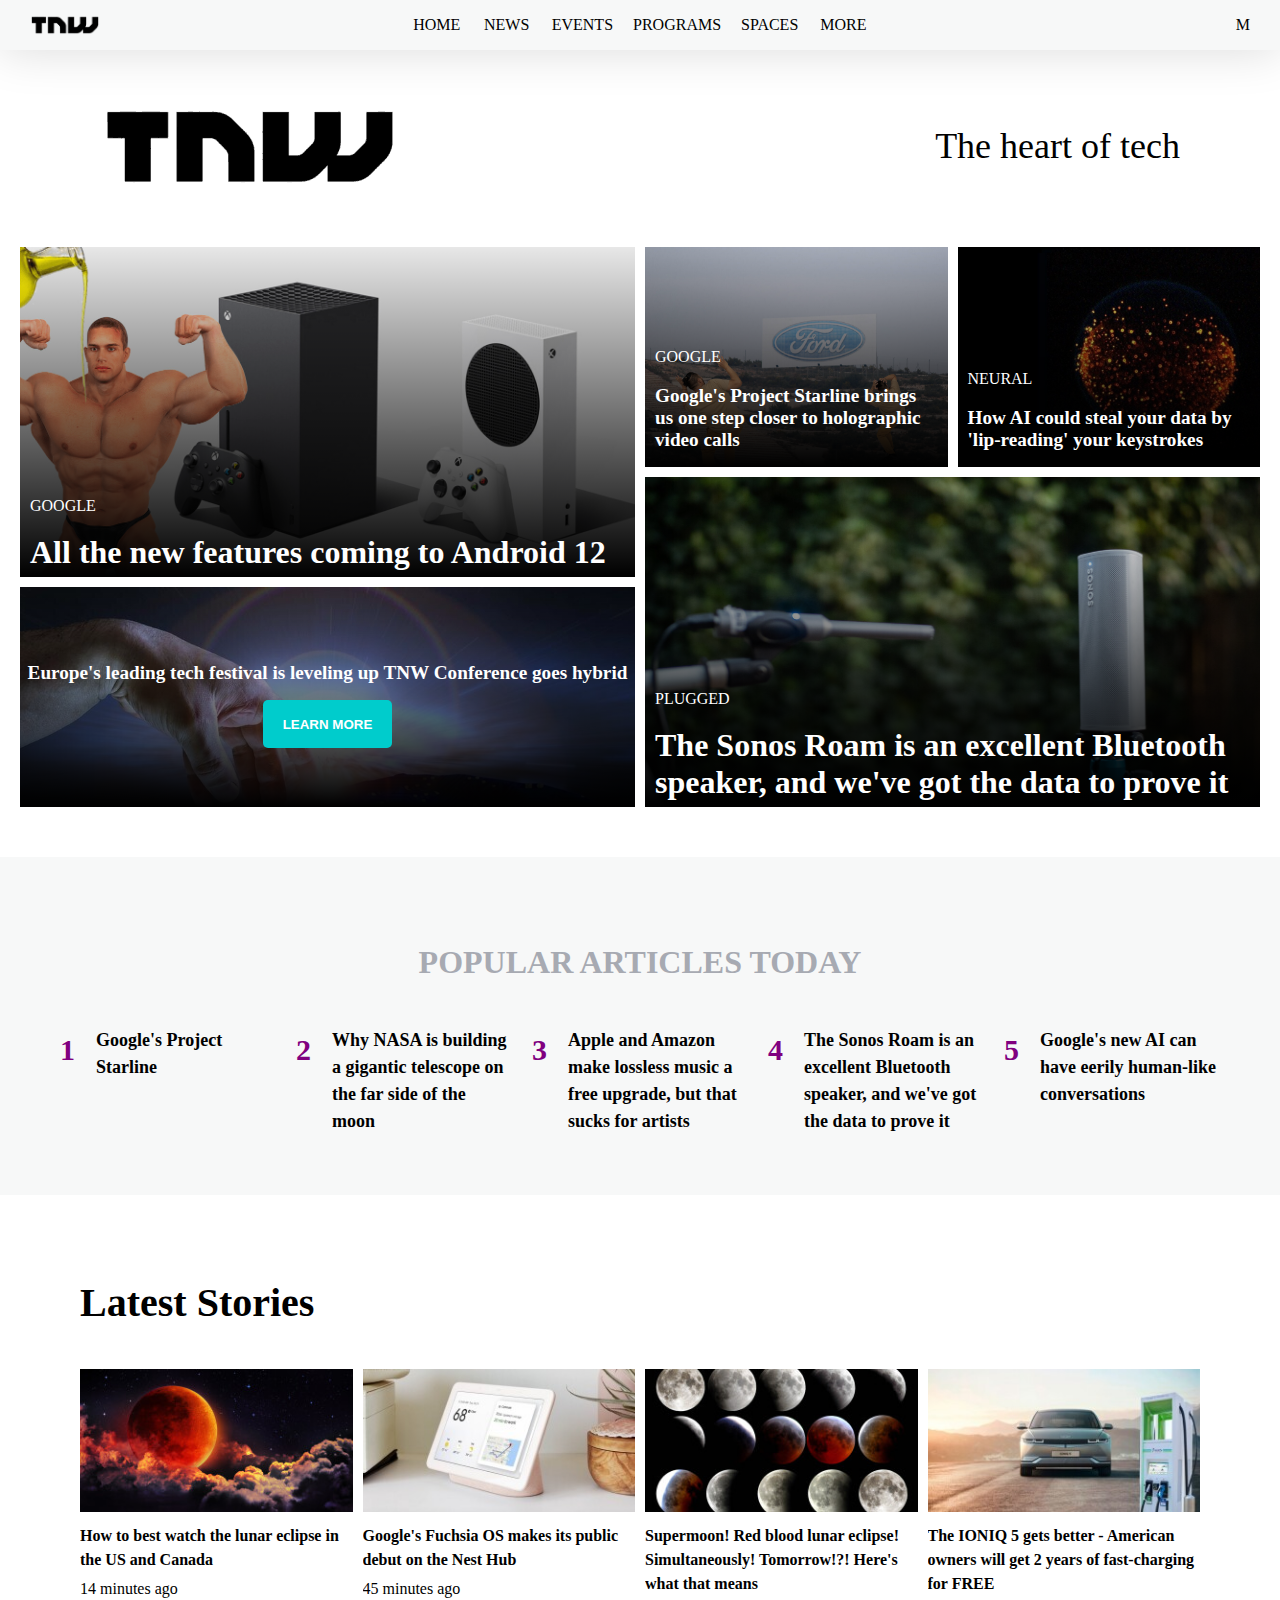
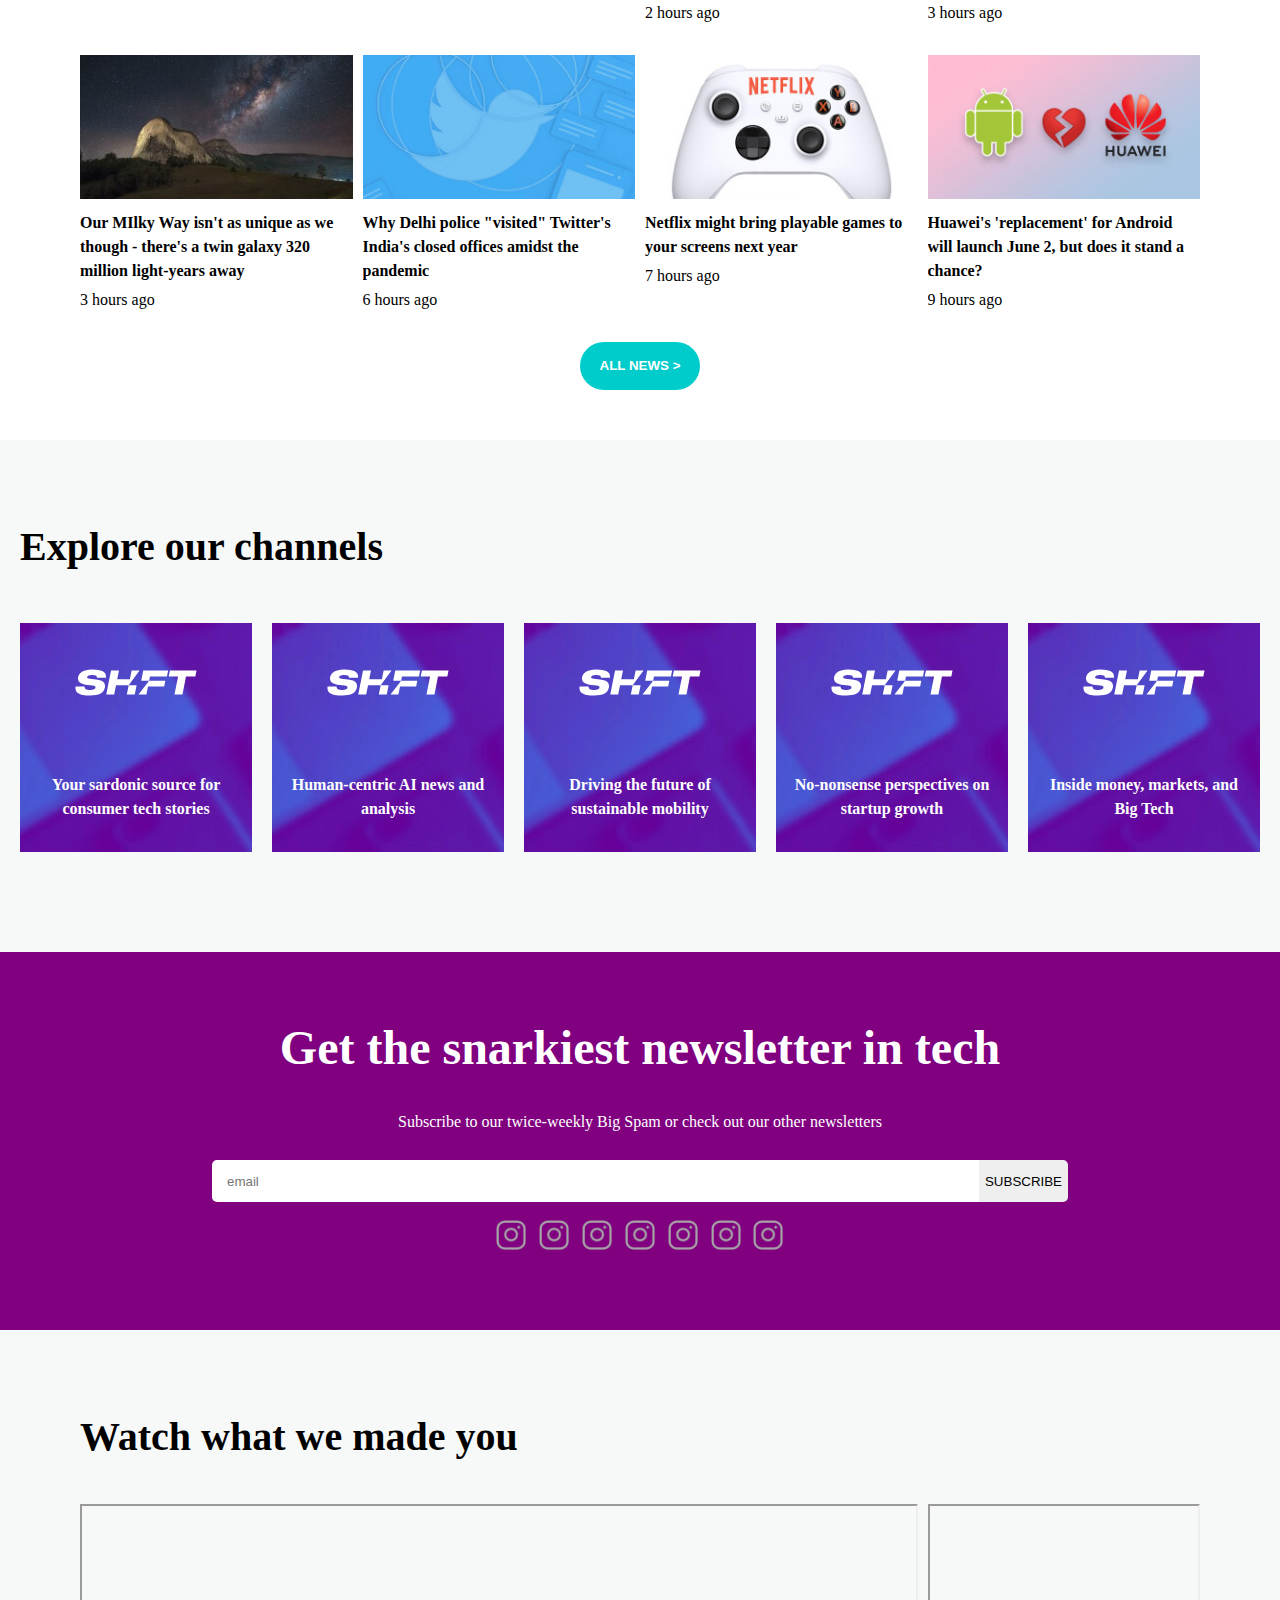
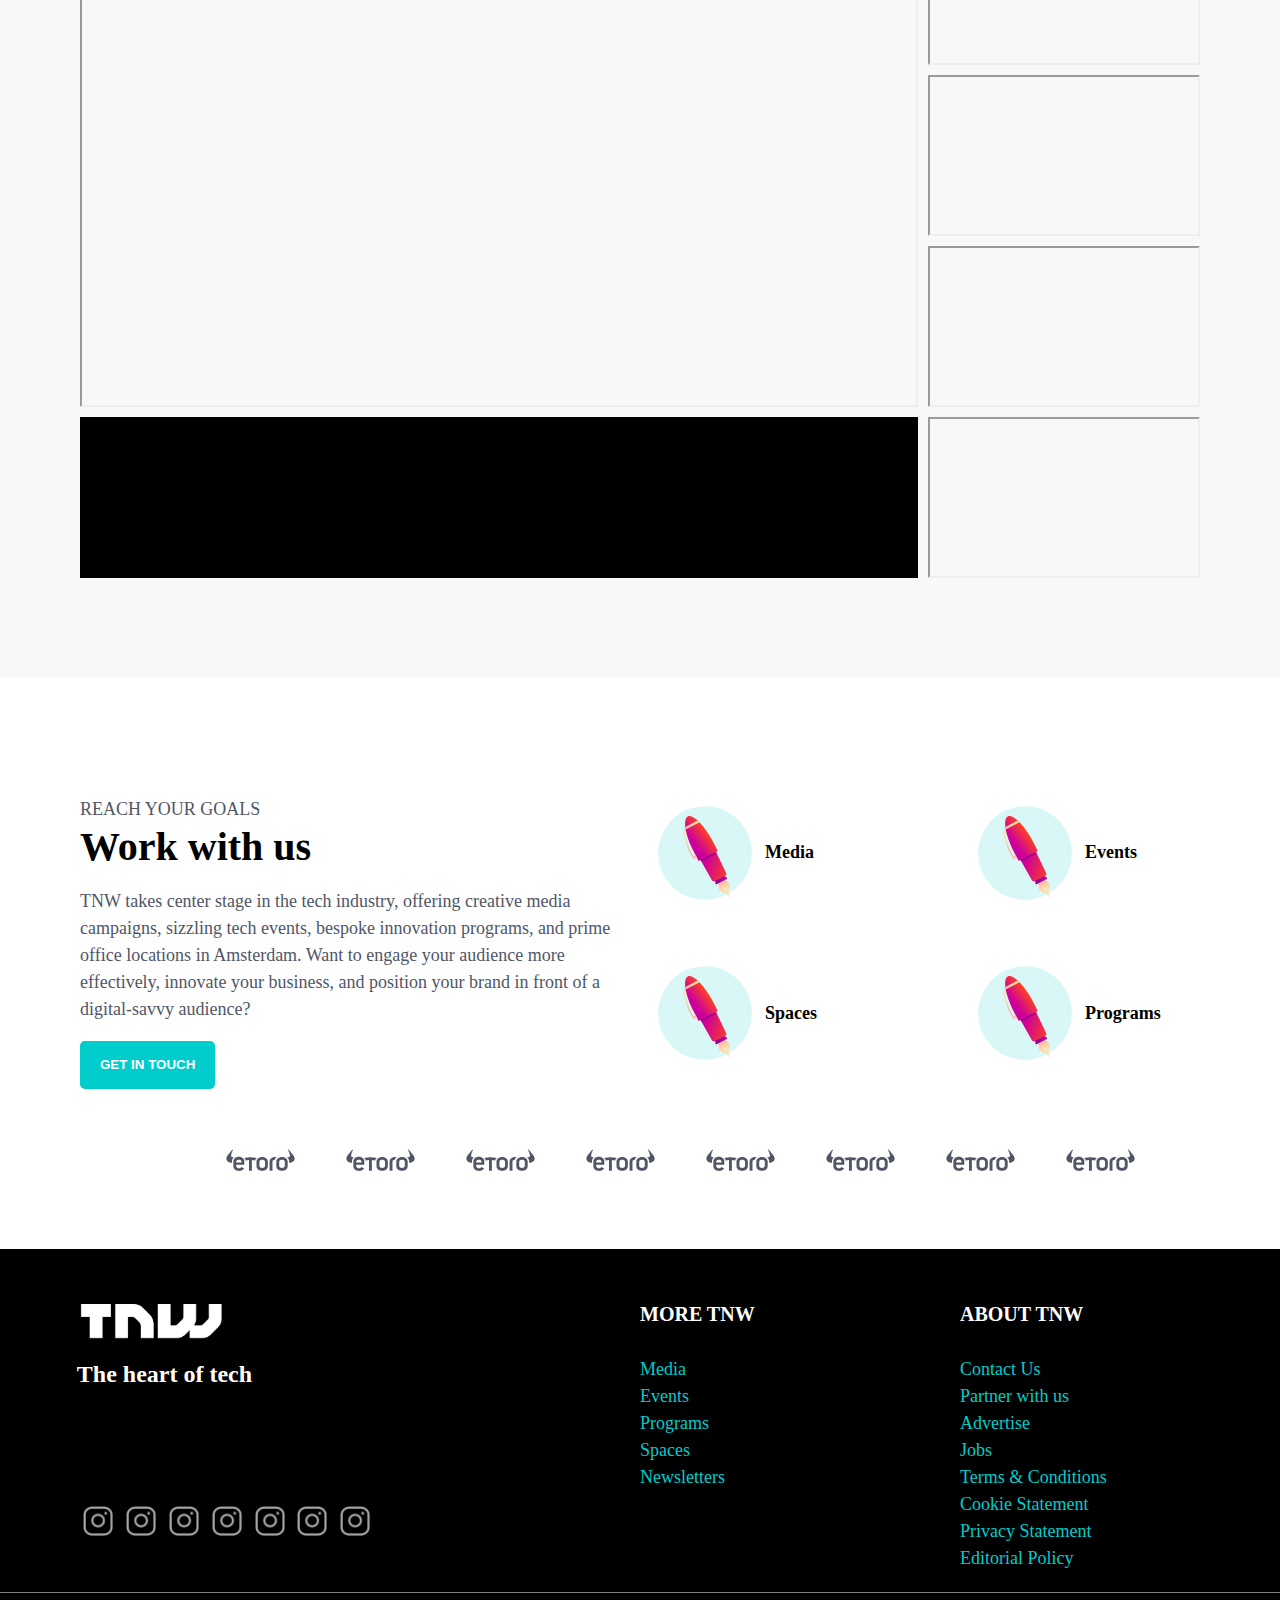
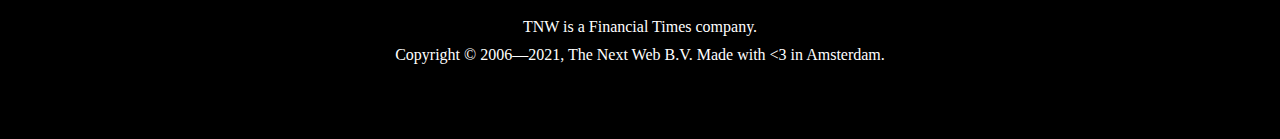
<file: index.html>
<!DOCTYPE html>
<html>
<head>
  <link rel="stylesheet" href="nextWeb.css">
<title>
</title>
<meta charset="UTF-8"/>
</head>
<body>
  <div class="nav">
      <div><img src="blackLogo.png"></div>
      <div>HOME</div>
      <div>NEWS</div>
      <div>EVENTS</div>
      <div>PROGRAMS</div>
      <div>SPACES</div>
      <div>MORE</div>
      <div>M</div>
  </div>
<div class="head">
  <img src="blackLogo.png">
  <h1>The heart of tech</h1>
</div>
  <section class="heartOfTech">
    <div class="a" style="background-image: linear-gradient(180deg,transparent 0,#000), url('image1.jpeg')">
      <header>
      <p class="white">GOOGLE</p>
      <h2 class="white big">All the new features coming to Android 12</h2>
      </header>
    </div>
    <div class="b" style="background-image: linear-gradient(180deg,transparent 0,#000), url('image2.jpeg')">
      <header>
      <p class="white">GOOGLE</p>
      <h2 class="white small">Google's Project Starline brings us one step closer to holographic video calls</h2>
      </header>
    </div>
    <div class="c" style="background-image: linear-gradient(180deg,transparent 0,#000), url('image3.jpeg')">
      <header>
      <p class="white">NEURAL</p>
      <h2 class="white small">How AI could steal your data by 'lip-reading' your keystrokes</h2>
      </header>
    </div>
    <div class="d tech" style="background-image: linear-gradient(180deg,transparent 0,#000), url('image4.jpeg')">
      <h2 class="white small">Europe's leading tech festival is leveling up TNW Conference goes hybrid</h2>
      <button>LEARN MORE</button>
    </div>
    <div class="e" style="background-image: linear-gradient(180deg,transparent 0,#000), url('sonos.jpeg')">
      <header>
      <p class="white">PLUGGED</p>
      <h2 class="white big">The Sonos Roam is an excellent Bluetooth speaker, and we've got the data to prove it</h2>
      </header>
    </div>
  </section>
  <section class="articles">
    <h2 class="popArticles">POPULAR ARTICLES TODAY</h3>
    <div>1</div>
    <div>Google's Project Starline</div>
    <div>2</div>
    <div>Why NASA is building a gigantic telescope on the far side of the moon</div>
    <div>3</div>
    <div>Apple and Amazon make lossless music a free upgrade, but that sucks for artists</div>
    <div>4</div>
    <div>The Sonos Roam is an excellent Bluetooth speaker, and we've got the data to prove it</div>
    <div>5</div>
    <div>Google's new AI can have eerily human-like conversations</div>
  </section>
  <section class="stories">
    <h2 class="sectionHeader">Latest Stories</h2>
    <div class="storyCard">
      <img src="story1.jpeg">
      <p class="bold">How to best watch the lunar eclipse in the US and Canada</p>
      <p class="timeStamp">14 minutes ago</p>
    </div>
    <div class="storyCard">
      <img src="story2.jpeg">
      <p class="bold">Google's Fuchsia OS makes its public debut on the Nest Hub</p>
      <p class="timeStamp">45 minutes ago</p>
    </div>
    <div class="storyCard">
      <img src="story3.jpeg">
      <p class="bold">Supermoon! Red blood lunar eclipse! Simultaneously! Tomorrow!?! Here's what that means</p>
      <p class="timeStamp">2 hours ago</p>
    </div>
    <div class="storyCard">
      <img src="story4.jpeg">
      <p class="bold">The IONIQ 5 gets better - American owners will get 2 years of fast-charging for FREE</p>
      <p class="timeStamp">3 hours ago</p>
    </div>
    <div class="storyCard">
      <img src="story5.jpeg">
      <p class="bold">Our MIlky Way isn't as unique as we though - there's a twin galaxy 320 million light-years away</p>
      <p class="timeStamp">3 hours ago</p>
    </div>
    <div class="storyCard">
      <img src="story6.png">
      <p class="bold">Why Delhi police "visited" Twitter's India's closed offices amidst the pandemic</p>
      <p class="timeStamp">6 hours ago</p>
    </div>
    <div class="storyCard">
      <img src="story7.jpeg">
      <p class="bold">Netflix might bring playable games to your screens next year</p>
      <p class="timeStamp">7 hours ago</p>
    </div>
    <div class="storyCard">
      <img src="story8.jpeg">
      <p class="bold">Huawei's 'replacement' for Android will launch June 2, but does it stand a chance?</p>
      <p class="timeStamp">9 hours ago</p>
    </div>
    <button>ALL NEWS ></button>
  </section>
  <section class="explore">
    <h2 class="sectionHeader">Explore our channels</h2>
    <div><img src="shift.svg"><p>Your sardonic source for consumer tech stories</p></div>
    <div><img src="shift.svg"><p>Human-centric AI news and analysis</p></div>
    <div><img src="shift.svg"><p>Driving the future of sustainable mobility</p></div>
    <div><img src="shift.svg"><p>No-nonsense perspectives on startup growth</p></div>
    <div><img src="shift.svg"><p>Inside money, markets, and Big Tech</p></div>
  </section>
  <section class="subscribe">
    <h3 class="white">Get the snarkiest newsletter in tech</h2>
    <p class="white">Subscribe to our twice-weekly Big Spam or check out our other newsletters</p>
    <div class="email"><input type="email" placeholder="email"> <input type="submit" value="SUBSCRIBE"></div>
    <div class="socials">
      <ul>
        <li><img class="icon" src="icon.webp"></li>
        <li><img class="icon" src="icon.webp"></li>
        <li><img class="icon" src="icon.webp"></li>
        <li><img class="icon" src="icon.webp"></li>
        <li><img class="icon" src="icon.webp"></li>
        <li><img class="icon" src="icon.webp"></li>
        <li><img class="icon" src="icon.webp"></li>
      </ul>
    </div>
  </section>
  <section class="watch">
    <h2>Watch what we made you</h2>
    <div class="a"><iframe src="https://www.youtube.com/embed/UAu4d0K99Vc"></iframe></div>
    <div class="b"><iframe src="https://www.youtube.com/embed/UAu4d0K99Vc"></iframe></div>
    <div class="c"><iframe src="https://www.youtube.com/embed/UAu4d0K99Vc"></iframe></div>
    <div class="d"><iframe src="https://www.youtube.com/embed/UAu4d0K99Vc"></iframe></div>
    <div class="e"><iframe src="https://www.youtube.com/embed/UAu4d0K99Vc"></iframe></div>
    <div class="f"></div>
  </section>
  <section class="work">
    <div class="a">
      <p>REACH YOUR GOALS</p>
      <h2>Work with us</h2>
      <p>TNW takes center stage in the tech industry, offering creative media campaigns,
         sizzling tech events, bespoke innovation programs, and prime office locations
         in Amsterdam. Want to engage your audience more effectively, innovate your business,
         and position your brand in front of a digital-savvy audience?</p>
      <button>GET IN TOUCH</button>
    </div>
    <div class="b workCard"><img class="workIcon" src="mediaIcon.svg"><p>Media</p></div>
    <div class="c workCard"><img class="workIcon" src="mediaIcon.svg"><p>Events</p></div>
    <div class="d workCard"><img class="workIcon" src="mediaIcon.svg"><p>Spaces</p></div>
    <div class="e workCard"><img class="workIcon" src="mediaIcon.svg"><p>Programs</p></div>
    <div class="sponsors"><img class="logo" src="logo.svg"><img class="logo" src="logo.svg">
      <img class="logo" src="logo.svg"><img class="logo" src="logo.svg"><img class="logo" src="logo.svg">
    <img class="logo" src="logo.svg"><img class="logo" src="logo.svg"><img class="logo" src="logo.svg"></div>
  </section>
  <footer>
    <div clASS="footHead">
      <img src="whiteLogo.png">
      <h4>The heart of tech</h4>
    </div>
      <div class="socials footSocials">
        <ul>
          <li><img class="icon" src="icon.webp"></li>
          <li><img class="icon" src="icon.webp"></li>
          <li><img class="icon" src="icon.webp"></li>
          <li><img class="icon" src="icon.webp"></li>
          <li><img class="icon" src="icon.webp"></li>
          <li><img class="icon" src="icon.webp"></li>
          <li><img class="icon" src="icon.webp"></li>
        </ul>
      </div>
      <div class="footMore">
        <h5>MORE TNW</h5>
        <ul>
          <li>Media</li>
          <li>Events</li>
          <li>Programs</li>
          <li>Spaces</li>
          <li>Newsletters</li>
        </ul>
      </div>
      <div class="footAbout">
        <h5>ABOUT TNW</h5>
        <ul>
          <li>Contact Us</li>
          <li>Partner with us</li>
          <li>Advertise</li>
          <li>Jobs</li>
          <li>Terms & Conditions</li>
          <li>Cookie Statement</li>
          <li>Privacy Statement</li>
          <li>Editorial Policy</li>
        </ul>
      </div>
    <div class="copyright">
  <p>TNW is a Financial Times company.</p>
<p>Copyright © 2006—2021, The Next Web B.V. Made with &lt3 in Amsterdam.</p>
</div>
  </footer>
</body>
</html>
</file>
<file: nextWeb.css>
/*Universal*/
body {
  padding: 0;
  margin: 0;
  margin-top: 25px;
  line-height: 1.5;
}

body section {
  box-sizing: border-box;
  width: 100%;
  display: grid;
  grid-auto-rows: minmax(10px, auto);
  grid-gap: 10px;
  margin-bottom: 50px;
  margin: 50px auto 0 auto;
  max-width: 1500px;
}

div {
  min-height: 50px;
  min-width: 50px;
}

ul {
  list-style: none;
}

iframe {
  width: 100%;
  height: 100%;
  object-fit: cover;
  object-position: 50% 50%;
  box-sizing: border-box;
}

header {
  position: absolute;
  bottom: 0;
  padding: 0 10px;
}

button {
  background-color: rgba(0,204,204, 1);
  font-weight: bold;
  color: #fff;
  height: 3rem;
  border: none;
  border-radius: 5px;
  padding-left: 20px;
  padding-right: 20px;
}

/*Headings*/

h1 {
  font-weight: 200;
  font-size: 36px;
}

h2 {
  font-weight: bold;
  font-size: 2.5rem;
  line-height: normal;
}

h3 {
  text-align: center;
  font-size: 3em;
  margin: 0;
}

h4 {
  margin: 5px 0 0;
  font-size: 24px;
}

h5 {
  margin: 0;
  font-size: 20px;
}

.big {
  font-size: 2em;
  margin: 6px 0;
}

.small {
  font-size: 1.2em;
}

.white{
  color: white;
}

.bold, h5 {
  font-weight: bold;
}

.articles, .explore, .watch {
  background-color: #f7f8f8;
}

/*small indent*/
.heartOfTech, .explore {
  padding-left: 20px;
  padding-right: 20px;
}

/*large indent*/
.stories, .watch, .work {
  padding-left: 80px;
  padding-right: 80px;
}

/*Nav Bar*/

.nav {
  width: 100%;
  padding: 0 20px;
  box-sizing: border-box;
  height: 20px;
  position: absolute;
  top: 0;
  display: grid;
  grid-template-columns: 1fr repeat(6, auto) 1fr;
  grid-auto-flow: column;
  background-color: #f7f8f8;
  box-shadow: 0 0 48px rgba(0,0,0, .15)
}

.nav div {
  display: grid;
  justify-content: center;
  align-content: center;
  padding: 0 10px;
}

.nav div:first-child {
  justify-content: flex-start;
}

.nav div:last-child{
  justify-content: flex-end;
}

.nav div img {
  width: 70px;
}

/*Heading*/

.head {
  display: flex;
  align-items: center;
  justify-content: space-between;
  padding: 70px 100px 0;
}

/*Heart of Tech*/

.heartOfTech {
  width: 100%;
  max-width: 1600px;
  grid-template-columns: repeat(4, 1fr);
  grid-template-rows: 220px 100px 220px;
  grid-template-areas: "a a b c"
                       "a a e e"
                       "d d e e";
}

.heartOfTech div {
  width: 100%;
  height: 100%;
  background-size: cover;
  position: relative;
}

/*Grid stuff*/

.a { grid-area: a;}

.b { grid-area: b;}

.c { grid-area: c;}

.d { grid-area: d;}

.e { grid-area: e;}

.articles h3, h2, .stories button, .sponsors {
  grid-column: 1/-1;
}

.tech {
  display: flex;
  align-items: center;
  justify-content: center;
  flex-direction: column;
  text-align: center;
}

/*Popular Articles*/

.articles {
  padding: 60px;
  grid-template-columns: repeat(5, 16px 1fr);
  grid-gap: 20px;
}

.popArticles {
  text-align: center;
  color: #a7aab2;
  font-size: 32px;
}

.articles div:nth-child(even){
  color: purple;
  font-size: 30px;
  font-weight: bold;
  min-width: 12px;
}

.articles div:nth-child(odd){
  font-weight: bold;
  font-size: 18px;
}

/*Latest Stories*/

.stories {
  grid-template-columns: repeat(4, 1fr);
}

.storyCard{
  overflow: hidden;
  margin-bottom: 20px;
}

.storyCard img {
  width: 100%;
}

.stories p {
  margin-top: 5px;
  margin-bottom: 0;
}

.stories button {
  margin: auto;
  border-radius: 25px;
}

/*Explore our channels*/

.explore {
  grid-template-columns: repeat(5, 1fr);
  grid-gap: 20px;
  box-sizing: border-box;
  padding-top: 50px;
  padding-bottom: 100px;
}

.explore div {
  background-image: url('bg1.webp');
  color: white;
  font-weight: bold;
  display: flex;
  flex-direction: column;
  justify-content: center;
  text-align: center;
  padding: 15px;

}

.explore img {
  margin: 30px auto 60px auto;
  width: 60%;
}

/*Subscribe to the Newsletter*/

.subscribe {
  background-color: purple;
  display: flex;
  flex-direction: column;
  align-items: center;
  box-sizing: border-box;
  padding: 60px 20%;
  margin-top: 0;
}

.email {
  position: relative;
  display: flex;
  justify-content: center;
}

input[type="email"]{
  width: 750px;
  border-radius: 5px 0 0 5px;
  height: 40px;
  border: none;
  margin-right: 0;
  position: relative;
  padding-left: 15px
}

input[type="submit"]{
  height: 42px;
  border: none;
  margin-left: 0;
  border-radius: 5px;
  position: relative;
  border-radius: 0 5px 5px 0;
}

.icon {
  width: 30px;
}

.socials ul {
   display: flex;
   padding: 0;
   margin: 0;
   justify-content: space-around;
   width: 300px;
 }

/*Watch what we made you*/

.watch {
  margin-top: 0;
  padding-top: 50px;
  padding-bottom: 100px;
  grid-template-columns: repeat(4, 1fr);
  grid-template-areas: "h h h h "
                       "a a a b"
                       "a a a c"
                       "a a a d"
                       "f f f e";
}

.f {
  grid-area: f;
  background-color: black;
}

/*Work with us*/

.work {
  font-size: 1.125rem;
  padding-top: 50px;
  padding-bottom: 50px;
  grid-template-columns: 50% 1fr 1fr;
  grid-template-areas: "a b c"
                       "a d e";
}

.workCard {
  display: flex;
  align-items: center;
}

.workIcon {
  height: 100px;
}

.workCard > * {
  padding: 5px;
  font-weight: bold;
}

.work .a p {
  margin-right: 20px;
  color: rgba(80, 86, 102, 1);
  line-height: 1.5;
}

.work .a h2 {
  margin: 0;
}

.work .a p:first-child {
  margin-bottom: 0;
}

.sponsors {
  margin: auto;
  margin-top: 30px;
  width: 1200px;
  max-width: 80%;
  display: flex;
  justify-content: space-around;
  align-items: center;
}

/*Footer*/

.logo {
  height: 70px;
}

footer {
  display: grid;
  padding: 50px 0 30px;
  box-sizing: border-box;
  grid-template-columns: 50% 25% 1fr;
  background-color: #000;
  color: #fff;
}

footer ul {
  display: inline;
  color: rgba(0,204,204,1);
  font-size: 18px;
}

.footHead {grid-column: 1;}

.footHead img { width: 150px;}

.footMore { grid-column: 2;}

.footSocials {
  grid-column: 1/span 2;
  grid-row: 2;
}

.footSocials {
  margin-left: 8%;
}

.footHead {
  margin-left: 12%;
}

.footAbout {
  grid-column: 3;
  grid-row: span 2;
  margin-right: 8%;
}

.copyright {
  grid-column: 1/-1;
  display: flex;
  flex-direction: column;
  align-items: center;
  justify-content: center;
  margin-top: 20px;
  padding-top: 20px;
  padding-bottom: 40px;
  border-top: 1px solid grey;
}

.copyright p {
  margin: 5px;
  line-height: normal;
}

@media (max-width: 1024px) {
  /*Nav*/
  /*Header*/
  .head {
    flex-direction: column;
  }

  .head img {
    width: 50%;
  }

  /*Heart of tech*/
  .heartOfTech {
    height: 824px;
    max-width: 100rem;
    padding: 0 64px;
    grid-template-areas: "a a a a"
                         "b b c c"
                         "d d e e";
    grid-template-rows: 1fr 25% 25%;
  }

  /*Popular articles*/
  h2, .big, .small {
    font-size: 1.3em;
    margin-bottom: 17.264px;
  }

  h3 {
    font-size: 2em;
  }

  .articles {
    grid-template-columns: auto auto;
    grid-auto-flow: row;
    grid-gap: 10px;
  }

  .popArticles {
    grid-column: 1/-1;
    grid-row: 1/3;
  }

  .stories {
    grid-template-columns: repeat(2, 1fr);
  }

  .subscribe p {
    margin: 0;
  }

  input[type="email"]{
    width: 550px;
  }

  .sponsors {
    flex-wrap: wrap;
    justify-content: center;
  }

  .sponsors img {
    width: 33%;
  }
}

@media (max-width: 767px) {
 body section {
   margin-top: 10px;
 }

 h2 {
   text-align: center;
   font-size: 28px;
 }

 .head {
   padding-top: 50px;
   margin: auto;
 }

 h1 {
   margin-top: 0;
   font-size: 20px
 }

 .heartOfTech {
   grid-template-areas: "a a a b"
                        "a a a b"
                        "d d d d";
  height: 800px;
  padding: 0;
  margin-bottom: 50px;
 }

 .heartOfTech .c, .watch .e , .heartOfTech .e, .f{
   display: none;
 }

 .articles div {
   display: flex;
   align-items: center;
 }

 .stories {
   display: flex;
   flex-direction: column;
   flex-wrap: wrap;
   padding-right: 20px;
   padding-left: 20px;
 }

 .storyCard {
   display: grid;
   grid-template-columns: 30% 1fr;
 }

 .storyCard img {
   grid-row: span 3;
   border-radius: 50%;
   height: 5em;
   width: 5em;
   object-fit: cover;
   justify-self: center;
 }

 .stories button {
   width: 100%;
   margin-top: 10px;
   margin-bottom: 50px;
 }

 .explore {
   display: flex;
   flex-wrap: wrap;
   justify-content: space-around;
 }

 .explore h2 {
   display: inline-block;
   width: 100%;
 }

 .explore div {
   width: 28%;
   padding: 0;
 }

 .explore div:nth-child(4), .explore div:nth-child(5){
   display: none;
 }

 .subscribe h3 {
   font-size: 1.5em;
 }

 .subscribe {
   padding: 50px 10px;
 }

 .email {
   width: 100%;
   display: flex;
   justify-content: center;
 }

 .watch {
   padding: 25px 0 50px;
   height: 780px;
   grid-template-columns: repeat(3, 1fr);
   grid-template-rows: auto 70% 1fr;
   grid-template-areas: "h h h"
                        "a a a"
                        "b c d";

 }

 .work {
   display: inline-flex;
   align-items: center;
   flex-wrap: wrap;
   text-align: center;
   justify-content: space-around;
   padding: 50px 0;
 }

 .workCard {
   flex-direction: column;
   margin: 0;
   width: 45%;
 }

 .work button {
   margin: 20px auto 40px;
 }


 .sponsors .logo {
   width: 45%;
 }

 footer {
   grid-template-columns: 50% 1fr;
 }

 .footHead, .footSocials, .copyright {
   grid-column: span 2;
 }

.footHead, .footSocials, .footMore {
  margin-left: 20px;
}

.footSocials ul {
  margin-top: 15px;
  justify-content: space-between;
}
 .footMore {
   grid-column: 1;
 }

 .footAbout {
   grid-column: 2;
 }
}
</file>
